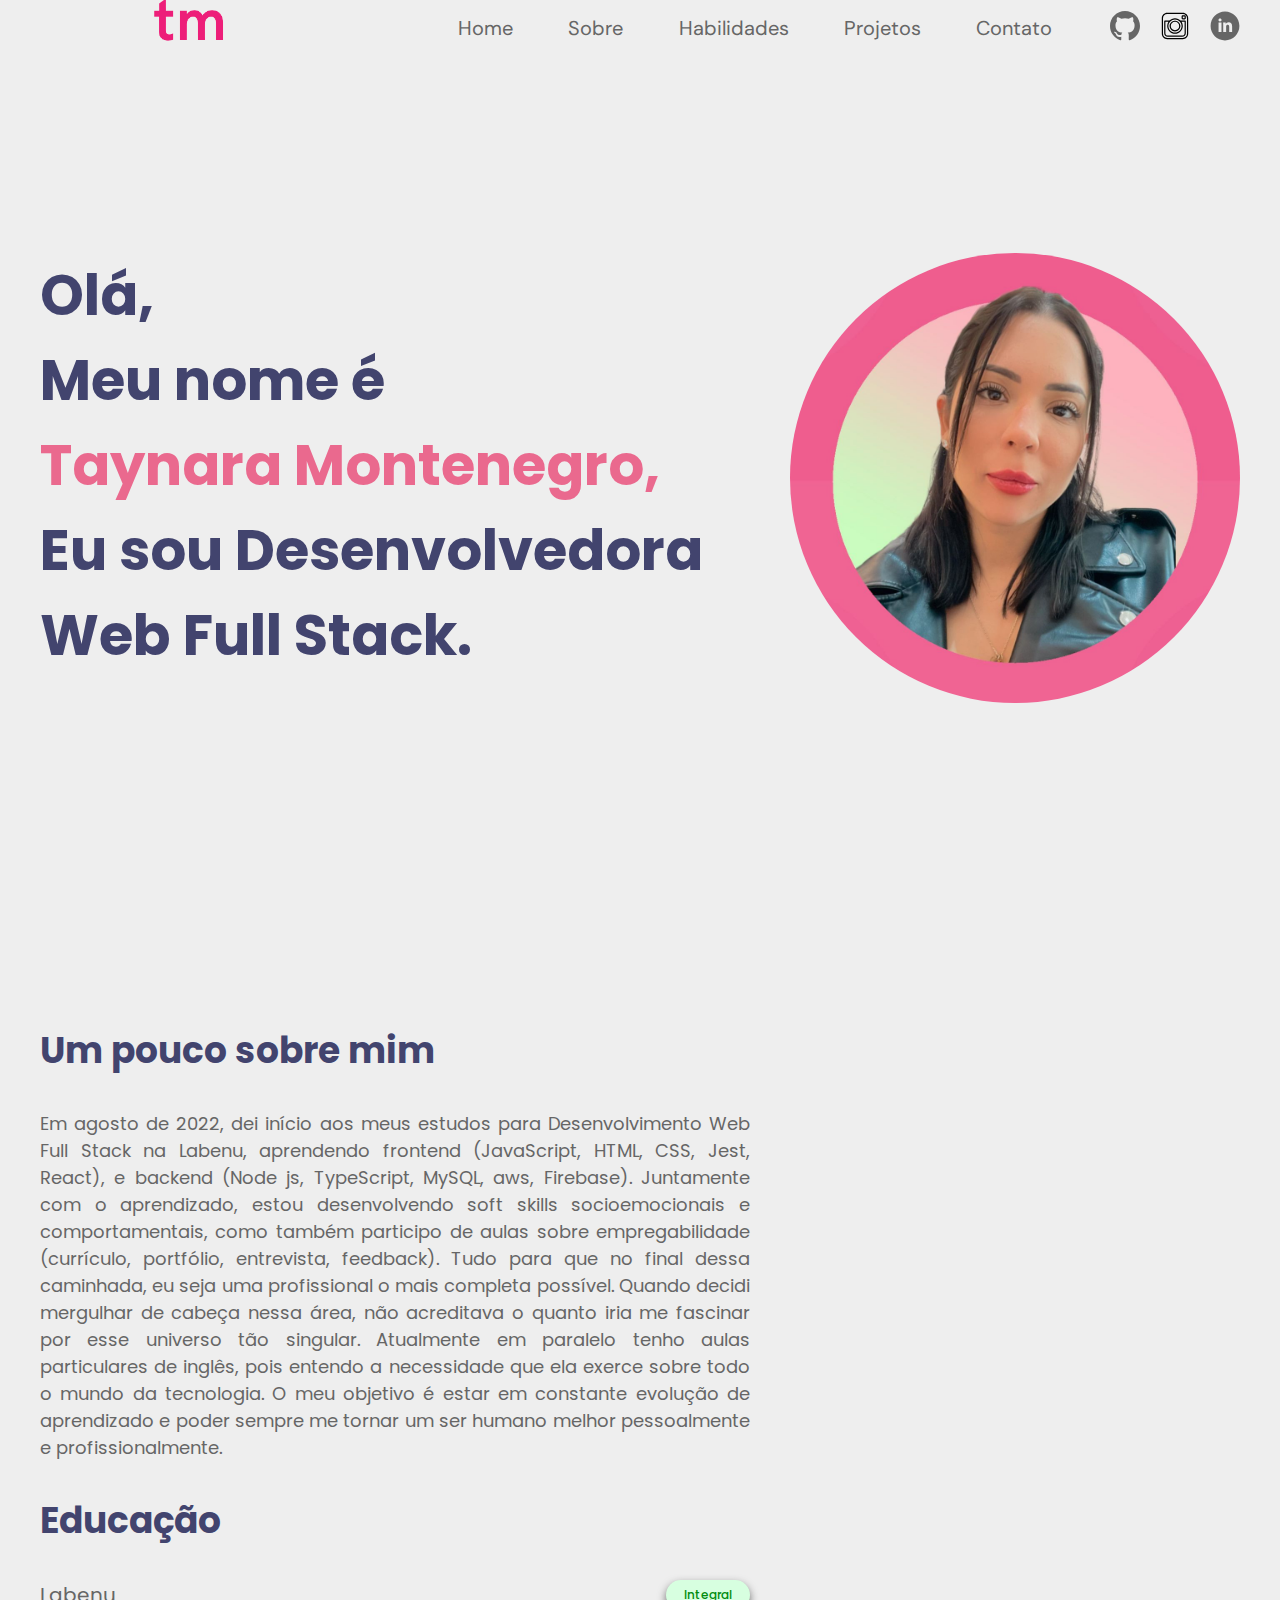
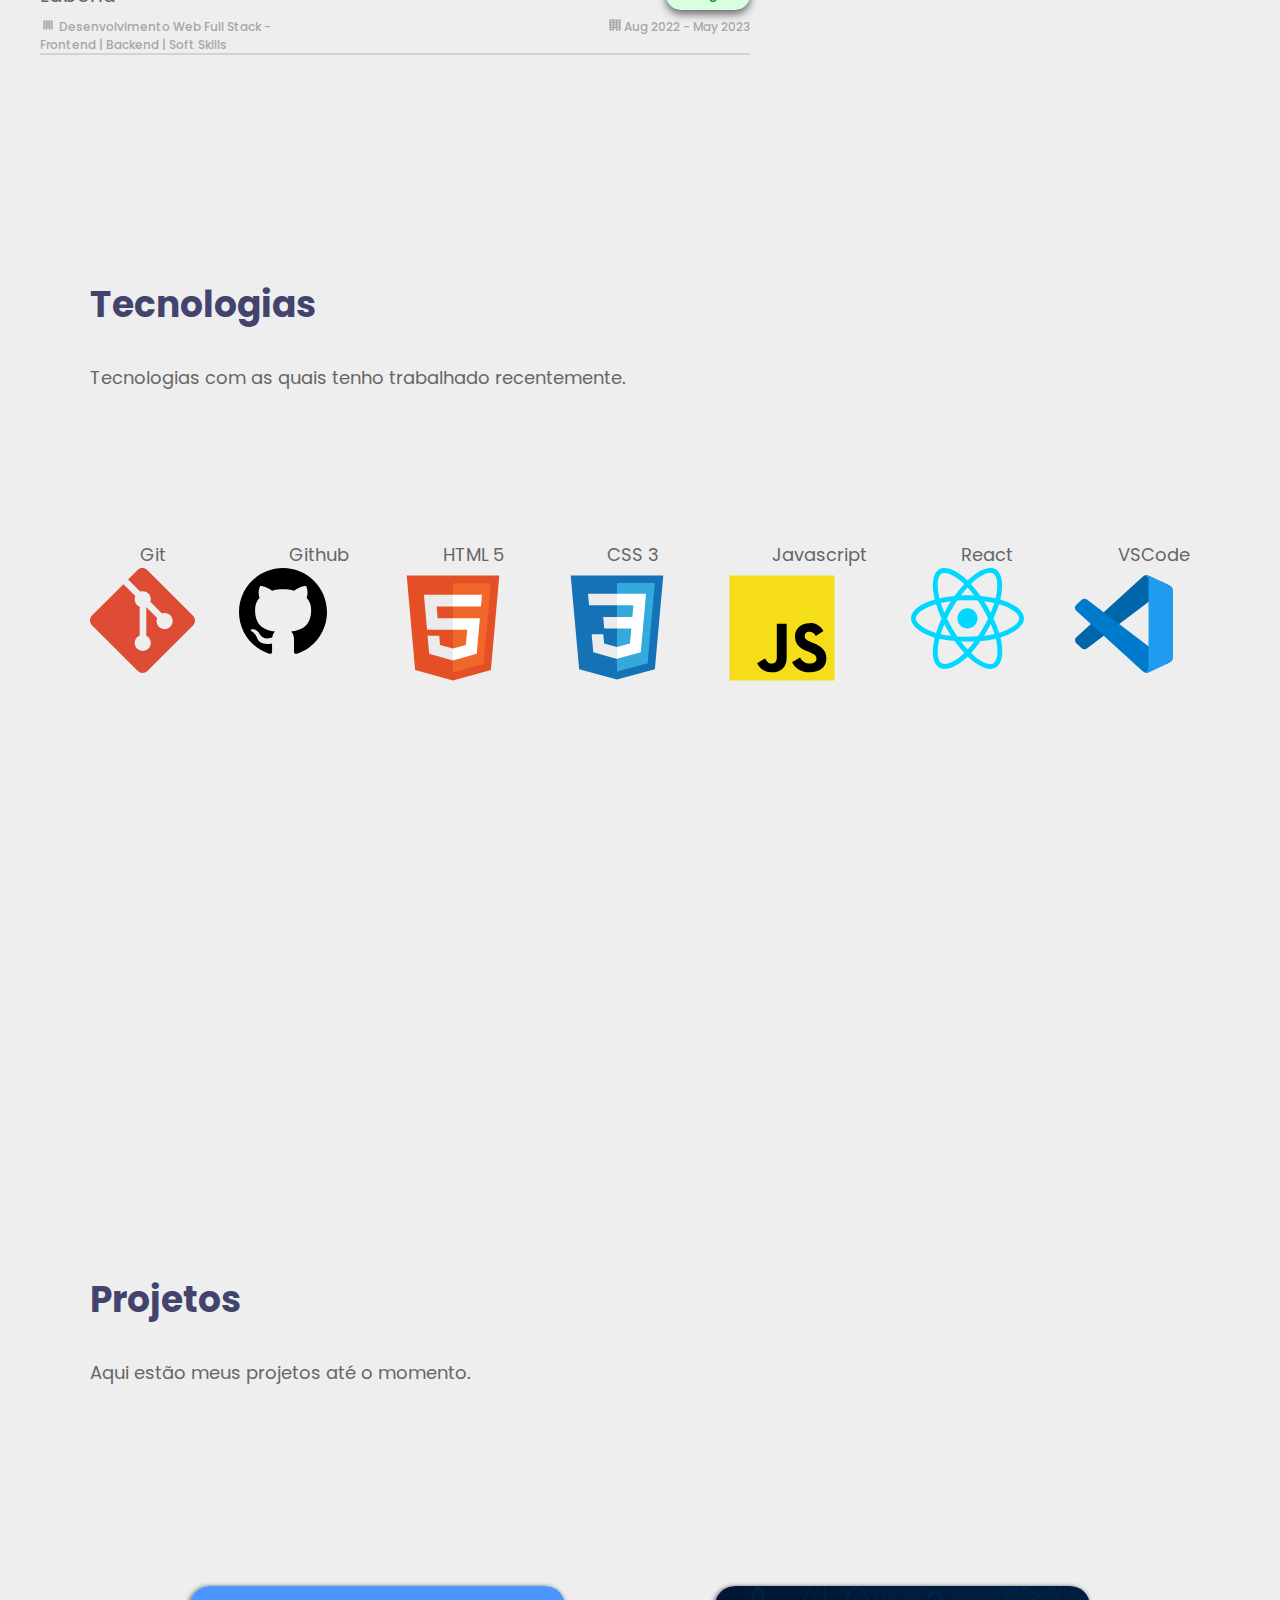
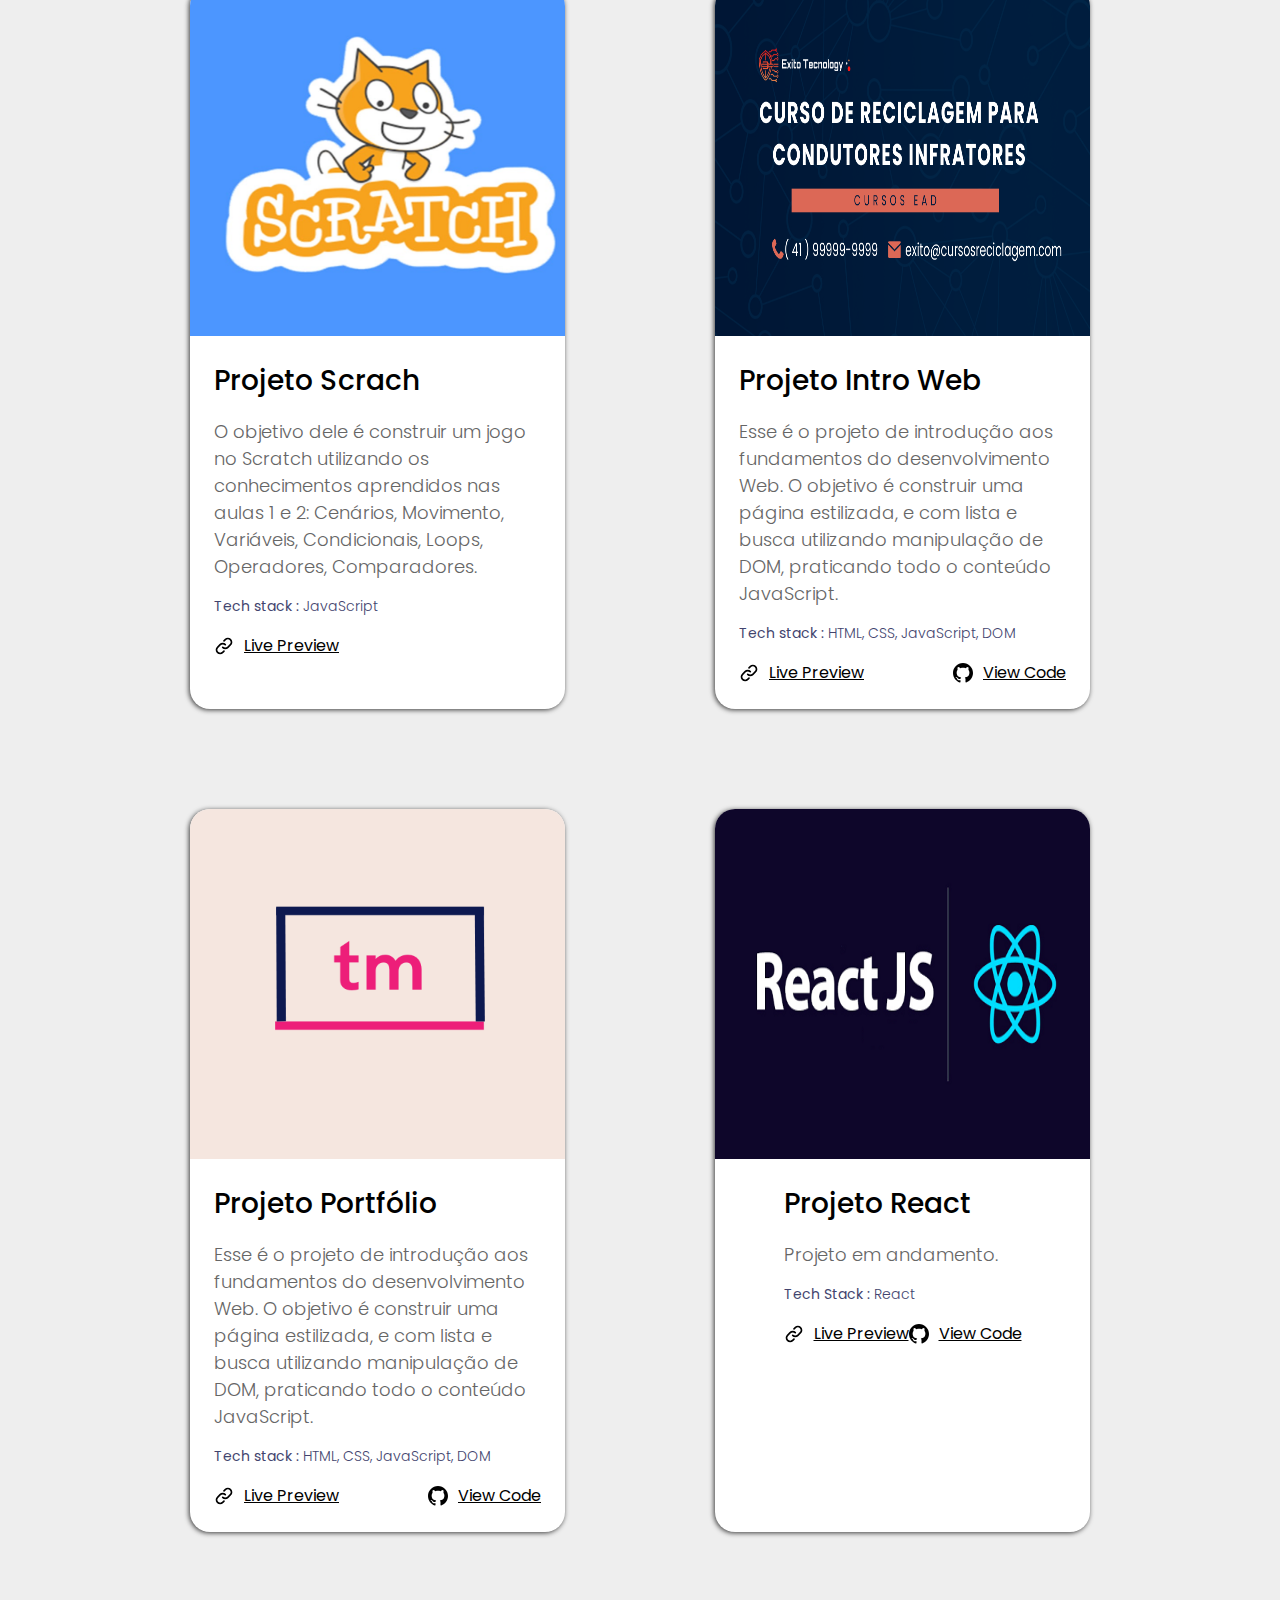
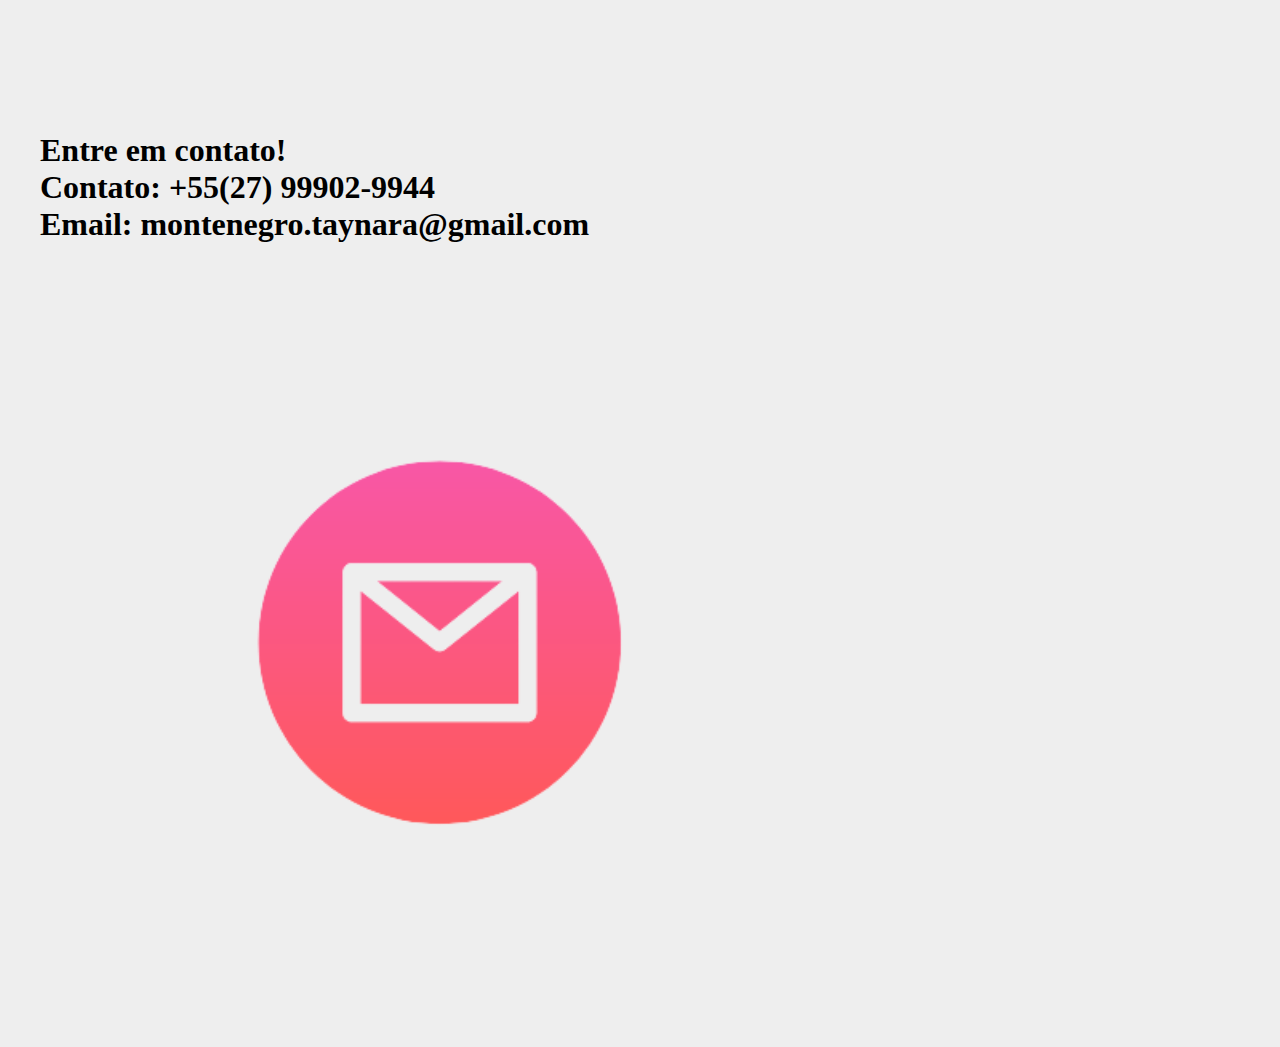
<file: index.html>
<!DOCTYPE html>
<html lang="en">
  <head>
    <meta charset="UTF-8" />
    <meta http-equiv="X-UA-Compatible" content="IE=edge" />
    <meta name="viewport" content="width=device-width, initial-scale=1.0" />

    <link rel="stylesheet" href="style.css" />

    <link rel="preconnect" href="https://fonts.googleapis.com" />
    <link rel="preconnect" href="https://fonts.gstatic.com" crossorigin />
    <link
      href="https://fonts.googleapis.com/css2?family=DM+Sans:wght@500&family=Poppins:wght@400;700&display=swap"
      rel="stylesheet"
    />
<!--------------------------------- HEADER ---------------------------->
    <title> Portfólio | Home </title>
  </head>
  <body>
    <div class="page-wrapper">
      <div class="header">
        <div class="nav-group-logo">
          <a href="#"> <img src="picture/2-removebg-preview.png"> </a>
        </div>

        <div class="nav-group-page-items">
          <a href="#main-home">Home</a>
          <a href="#main-about">Sobre</a>
          <a href="#main-stack">Habilidades</a>
          <a href="#main-projects">Projetos</a>
          <a href="#main-contact">Contato</a>
        </div>

        <div class="nav-group-social-icons">
          <a href="https://github.com/montenegrotay" target="_blank">
            <img src="icons/github.svg" alt="Github icon" />
          </a>

          <a href="https://instagram.com" target="_blank">
            <img src="icons/instagram.svg" alt="Instagram icon" width="30">
        </a>

          <a href="https://www.linkedin.com/in/taynaramontenegro/" target="_blank">
            <img src="icons/linkedin.svg" alt="Linkedin icon" />
          </a>
        </div>
      </div>
<!--------------------------------- HOME ---------------------------->
      <div class="main-home" id="main-home">
        <div class="section-home">
          <div class="section-home-item">
            <h1>
              Olá, <br />
              Meu nome é <br />
              <span class="my-name">Taynara Montenegro,</span> <br />
              Eu sou Desenvolvedora Web Full Stack.
            </h1>

            <img
              src="picture/image perfil copy.png"
              alt="Profile photo"
              class="profile-img"
              width="450"
            />
          </div>
        </div>
      </div>
<!--------------------------------- SOBRE ---------------------------->
      <div class="main-about" id="main-about">
        <div class="section-about">
            <div class="section-about-me">
                <h1>Um pouco sobre mim</h1>
                <p> Em agosto de 2022, dei início aos meus estudos para Desenvolvimento Web Full Stack na Labenu, aprendendo frontend (JavaScript, HTML, CSS, Jest, React), e backend (Node js, TypeScript, MySQL, aws, Firebase). Juntamente com o aprendizado, estou desenvolvendo soft skills socioemocionais e comportamentais, como também participo de aulas sobre empregabilidade (currículo, portfólio, entrevista, feedback). Tudo para que no final dessa caminhada, eu seja uma profissional o mais completa possível.
                    Quando decidi mergulhar de cabeça nessa área, não acreditava o quanto iria me fascinar por esse universo tão singular. Atualmente em paralelo tenho aulas particulares de inglês, pois entendo a necessidade que ela exerce sobre todo o mundo da tecnologia. O meu objetivo é estar em constante evolução de aprendizado e poder sempre me tornar um ser humano melhor pessoalmente e profissionalmente.
                </p>
            </div>

            <div class="section-about-work">
                <h1>Educação</h1>

                <div class="section-about-work-item">
                    <div class="section-about-work-item-header">
                        <h2>Labenu</h2>
                        <span class="section-about-time-tag">Integral</span>
                    </div>

                    <div class="section-about-work-item-content">
                        <span class="content-work">
                            <img src="icons/office.building.svg" alt="Office building icon">
                            Desenvolvimento Web Full Stack - Frontend | Backend | Soft Skills
                        </span>

                        <span class="content-data">
                            <img src="icons/calendar.svg" alt="Office building icon">
                            Aug 2022 - May 2023
                        </span>
                    </div>
                </div>
            </div>
        </div>
      </div>

<!--------------------------------- HABILIDADES ---------------------------->
      <div class="main-stack" id="main-stack">
        <div class="section-stack">
            <div class="section-stack-intro">
                <h1>Tecnologias</h1>
                <p> Tecnologias com as quais tenho trabalhado recentemente. </p>
            </div>

            <div class="section-stack-icons">
                <span>
                  <p>Git</p>
                  <img src="icons/git.svg" alt="Git icon">
                </span>

                <span>
                  <p>Github</p>
                  <img src="icons/githubicon.svg" alt="Github icon">
                </span>

                <span>
                    <p>HTML 5</p>
                    <img src="icons/html.svg" alt="HTML5 icon">
                </span>

                <span>
                    <p>CSS 3</p>
                    <img src="icons/css.svg" alt="CSS3 icon">
                </span>

                <span>
                    <p>Javascript</p>
                    <img src="icons/js.svg" alt="Javascript icon">
                </span>

                <span>
                    <p>React</p>
                    <img src="icons/react.svg" alt="React icon">
                </span>

                <span>
                    <p>VSCode</p>
                    <img src="icons/vscode.svg" alt="VSCode icon">
                </span>
            </div>
        </div>
      </div>
<!--------------------------------- PROJETOS ---------------------------->      
      <div class="main-projects" id="main-projects">
        <div class="section-projects">
            <div class="section-projects-intro">
                <h1>Projetos</h1>
                <p>Aqui estão meus projetos até o momento.</p>
            </div>

            <div class="section-projects-cards-container">
                <div class="project-card">
                    <img src="picture/scratchpng.jpeg" alt="Project photo" width="400" height="350">
                    <div class="project-card-content">
                        <h2>Projeto Scrach</h2>
                        <p>
                            O objetivo dele é construir um jogo no Scratch utilizando os conhecimentos aprendidos nas aulas 1 e 2: Cenários, Movimento, Variáveis, Condicionais, Loops, Operadores, Comparadores.
                        </p>
                        <p class="project-card-content-stacks">
                            <span>Tech stack :</span> JavaScript
                        </p>
                        <div class="project-card-links">
                            <a href="https://scratch.mit.edu/projects/723151556/">
                                <img src="icons/link-chair.svg" alt="Link icon">
                                Live Preview
                            </a>

                        </div>
                    </div>
                </div>

                <div class="project-card">
                    <img src="picture/curso de reciclagem para condutores infratores.png" alt="Project photo" width="650" height="350">
                    <div class="project-card-content">
                        <h2>Projeto Intro Web</h2>
                        <p>
                            Esse é o projeto de introdução aos fundamentos do desenvolvimento Web. O objetivo é construir uma página estilizada, e com lista e busca utilizando manipulação de DOM, praticando todo o conteúdo JavaScript.
                            
                        </p>
                        <p class="project-card-content-stacks">
                            <span>Tech stack :</span> HTML, CSS, JavaScript, DOM
                        </p>
                        <div class="project-card-links">
                            <a href="#">
                                <img src="icons/link-chair.svg" alt="Link icon">
                                Live Preview
                            </a>

                            <a href="https://github.com/montenegrotay/projeto-intro-web">
                                <img src="icons/githubsmall.svg" alt="Github icon">
                                View Code
                            </a>
                        </div>
                    </div>
                </div>

                <div class="project-card">
                    <img src="picture/tm copy.png" alt="Project photo" width="380" height="350">
                    <div class="project-card-content">
                        <h2>Projeto Portfólio</h2>
                        <p>
                            Esse é o projeto de introdução aos fundamentos do desenvolvimento Web. O objetivo é construir uma página estilizada, e com lista e busca utilizando manipulação de DOM, praticando todo o conteúdo JavaScript.
                            
                        </p>
                        <p class="project-card-content-stacks">
                            <span>Tech stack :</span> HTML, CSS, JavaScript, DOM
                        </p>
                        <div class="project-card-links">
                            <a href="#">
                                <img src="icons/link-chair.svg" alt="Link icon">
                                Live Preview
                            </a>

                            <a href="https://github.com/montenegrotay/portfolio">
                                <img src="icons/githubsmall.svg" alt="Github icon">
                                View Code
                            </a>
                        </div>
                    </div>
                </div>

                <div class="project-card">
                    <img src="picture/react.png" alt="Project photo" width="400" height="350">
                    <div class="project-card-content">
                        <h2>Projeto React</h2>
                        <p>
                            Projeto em andamento.
                        </p>
                        <p class="project-card-content-stacks">
                            <span>Tech Stack :</span> React
                        </p>
                        <div class="project-card-links">
                            <a href="#">
                                <img src="icons/link-chair.svg" alt="Link icon">
                                Live Preview
                            </a>

                            <a href="https://github.com/montenegrotay/projeto-intro-web">
                                <img src="icons/githubsmall.svg" alt="Github icon">
                                View Code
                            </a>
                        </div>
                    </div>
                </div>

            </div>
        </div>
      </div>
<!--------------------------------- CONTATO ----------------------------> 
      <div class="main-contact" id="main-contact">
        <div class="contact-home">
          <div class="contact-home-item">
            <h1>
              Entre em contato! </br>
              <span class="contato"> Contato: +55(27) 99902-9944</span> <br />
              <span class="email">Email: montenegro.taynara@gmail.com</span> <br />
            </h1>
          
            <img
              src="picture/Sem_nome__Logotipo_-removebg-preview.png"
              alt="Profile photo"
              class="contact-img"
              width="800"
            />
        </div>
      </div>
    </div>
  </body>
</html>
</file>
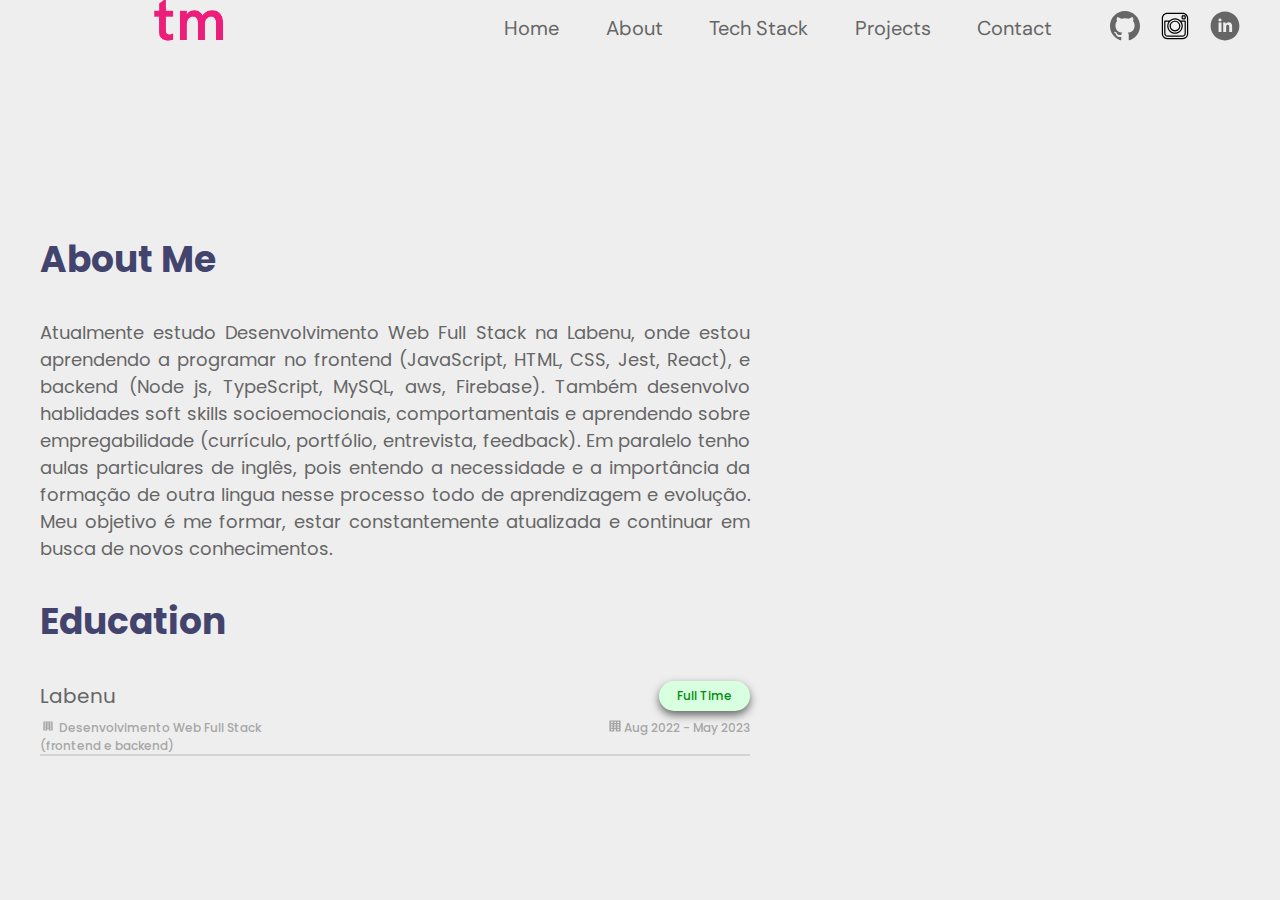
<file: about.html>
<!DOCTYPE html>
<html lang="en">
<head>
    <meta charset="UTF-8">
    <meta http-equiv="X-UA-Compatible" content="IE=edge">
    <meta name="viewport" content="width=device-width, initial-scale=1.0">

    <link rel="stylesheet" href="style.css">

    <link rel="preconnect" href="https://fonts.googleapis.com">
    <link rel="preconnect" href="https://fonts.gstatic.com" crossorigin>
    <link href="https://fonts.googleapis.com/css2?family=DM+Sans:wght@500&family=Poppins:wght@300;400;500;600;700&display=swap" rel="stylesheet">

    <title>Portfolio | About me</title>
</head>
<body>
    <div class="page-wrapper">
        <div class="header">
            <div class="nav-group-logo">
                <a href="#"><img src="picture/2-removebg-preview.png" alt="Logo"</a>
            </div>
            
            <div class="nav-group-page-items">
                <a href="index.html">Home</a>
                <a href="about.html">About</a>
                <a href="stack.html">Tech Stack</a>
                <a href="projects.html">Projects</a>
                <a href="#">Contact</a>
            </div>
            
            <div class="nav-group-social-icons">
                <a href="https://github.com" target="_blank">
                    <img src="icons/github.svg" alt="Github icon">
                </a>
    
                <a href="https://instagram.com" target="_blank">
                    <img src="icons/instagram.svg" alt="Instagram icon" width="30">
                </a>
                
                <a href="https://linkedin.com" target="_blank">
                    <img src="icons/linkedin.svg" alt="Linkedin icon">
                </a>
            </div>
        </div>
        
        <div class="main-about">
            <div class="section-about">
                <div class="section-about-me">
                    <h1>About Me</h1>
                    <p>Atualmente estudo Desenvolvimento Web Full Stack na Labenu, onde estou aprendendo a programar no frontend (JavaScript, HTML, CSS, Jest, React), e backend (Node js, TypeScript, MySQL, aws, Firebase). Também desenvolvo hablidades soft skills socioemocionais, comportamentais e aprendendo sobre empregabilidade (currículo, portfólio, entrevista, feedback). Em paralelo tenho aulas particulares de inglês, pois entendo a necessidade e a importância da formação de outra lingua nesse processo todo de aprendizagem e evolução.
                      Meu objetivo é me formar, estar constantemente atualizada e continuar em busca de novos conhecimentos.</p>
                </div>

                <div class="section-about-work">
                    <h1>Education</h1>

                    <div class="section-about-work-item">
                        <div class="section-about-work-item-header">
                            <h2>Labenu</h2>
                            <span class="section-about-time-tag">Full Time</span>
                        </div>

                        <div class="section-about-work-item-content">
                            <span class="content-work">
                                <img src="icons/office.building.svg" alt="Office building icon">
                                Desenvolvimento Web Full Stack (frontend e backend)
                            </span>

                            <span class="content-data">
                                <img src="icons/calendar.svg" alt="Office building icon">
                                Aug 2022 - May 2023
                            </span>
                        </div>
                    </div>
                </div>
            </div>
        </div>
    </div>
</body>
</html>
</file>
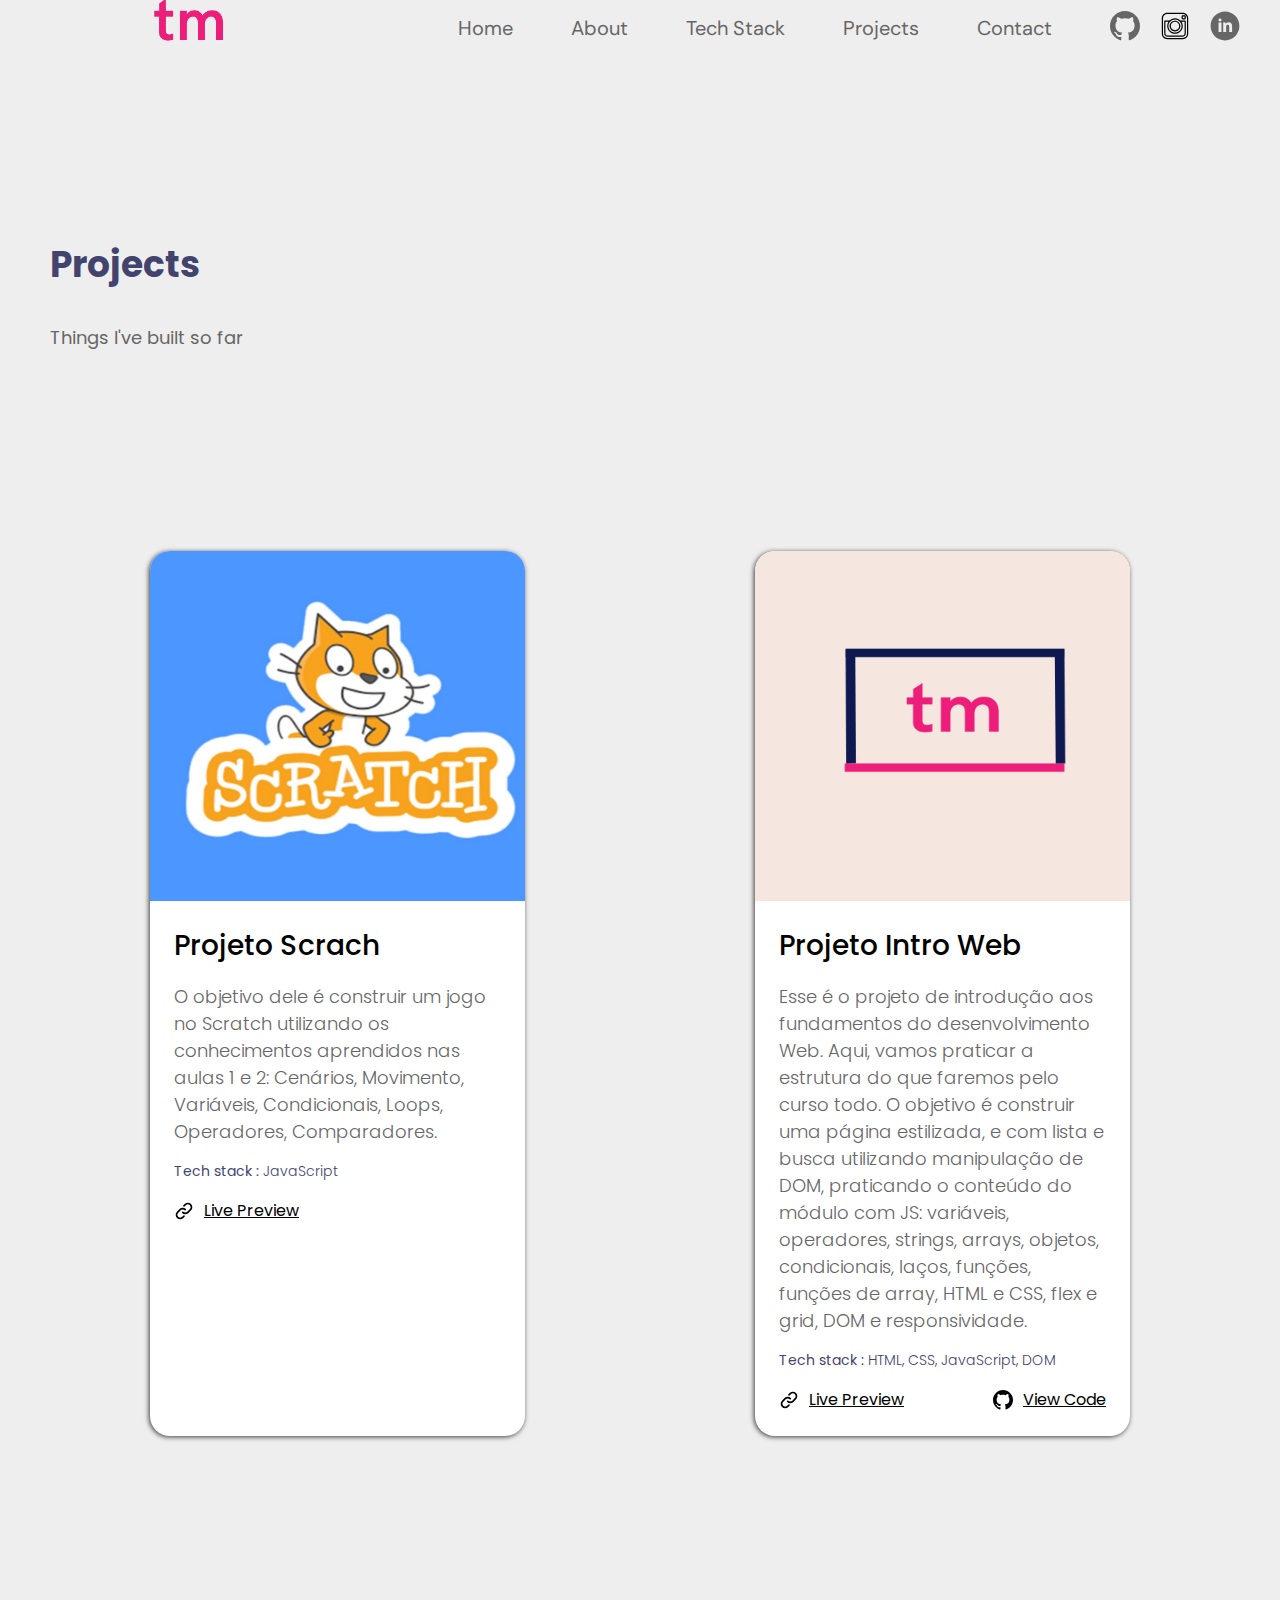
<file: projects.html>
<!DOCTYPE html>
<html lang="en">
  <head>
    <meta charset="UTF-8" />
    <meta http-equiv="X-UA-Compatible" content="IE=edge" />
    <meta name="viewport" content="width=device-width, initial-scale=1.0" />

    <link rel="stylesheet" href="style.css" />

    <link rel="preconnect" href="https://fonts.googleapis.com" />
    <link rel="preconnect" href="https://fonts.gstatic.com" crossorigin />
    <link
      href="https://fonts.googleapis.com/css2?family=DM+Sans:wght@500&family=Poppins:wght@400;700&display=swap"
      rel="stylesheet"
    />

    <title> Portfólio | Projects </title>
  </head>
<body>
    <div class="page-wrapper">
        <div class="header">
          <div class="nav-group-logo">
            <a href="#"> <img src="picture/2-removebg-preview.png"> </a>
          </div>
  
          <div class="nav-group-page-items">
            <a href="index.html">Home</a>
            <a href="about.html">About</a>
            <a href="stack.html">Tech Stack</a>
            <a href="projects.html">Projects</a>
            <a href="#">Contact</a>
          </div>
  
          <div class="nav-group-social-icons">
            <a href="https://github.com/montenegrotay" target="_blank">
              <img src="icons/github.svg" alt="Github icon" />
            </a>
  
            <a href="https://instagram.com" target="_blank">
                <img src="icons/instagram.svg" alt="Instagram icon" width="30">
            </a>
  
            <a href="https://www.linkedin.com/in/taynaramontenegro/" target="_blank">
              <img src="icons/linkedin.svg" alt="Linkedin icon" />
            </a>
          </div>
        </div>
    </div>

    <div class="main-projects">
        <div class="section-projects">
            <div class="section-projects-intro">
                <h1>Projects</h1>
                <p>Things I've built so far</p>
            </div>

            <div class="section-projects-cards-container">
                <div class="project-card">
                    <img src="picture/scratchpng.jpeg" alt="Project photo" width="400" height="350">
                    <div class="project-card-content">
                        <h2>Projeto Scrach</h2>
                        <p>
                            O objetivo dele é construir um jogo no Scratch utilizando os conhecimentos aprendidos nas aulas 1 e 2: Cenários, Movimento, Variáveis, Condicionais, Loops, Operadores, Comparadores.
                        </p>
                        <p class="project-card-content-stacks">
                            <span>Tech stack :</span> JavaScript
                        </p>
                        <div class="project-card-links">
                            <a href="https://scratch.mit.edu/projects/723151556/">
                                <img src="icons/link-chair.svg" alt="Link icon">
                                Live Preview
                            </a>

                        </div>
                    </div>
                </div>

                <div class="project-card">
                    <img src="picture/tm copy.png" alt="Project photo" width="400" height="350">
                    <div class="project-card-content">
                        <h2>Projeto Intro Web</h2>
                        <p>
                            Esse é o projeto de introdução aos fundamentos do desenvolvimento Web. Aqui, vamos praticar a estrutura do que faremos pelo curso todo. O objetivo é construir uma página estilizada, e com lista e busca utilizando manipulação de DOM, praticando o conteúdo do módulo com JS:
                            variáveis, operadores, strings, arrays, objetos, condicionais, laços, funções, funções de array, HTML e CSS, flex e grid, DOM e responsividade.
                        </p>
                        <p class="project-card-content-stacks">
                            <span>Tech stack :</span> HTML, CSS, JavaScript, DOM
                        </p>
                        <div class="project-card-links">
                            <a href="#">
                                <img src="icons/link-chair.svg" alt="Link icon">
                                Live Preview
                            </a>

                            <a href="https://github.com/montenegrotay/projeto-intro-web">
                                <img src="icons/githubsmall.svg" alt="Github icon">
                                View Code
                            </a>
                        </div>
                    </div>
                </div>

            </div>
        </div>
    </div>
</body>
</html>
</file>
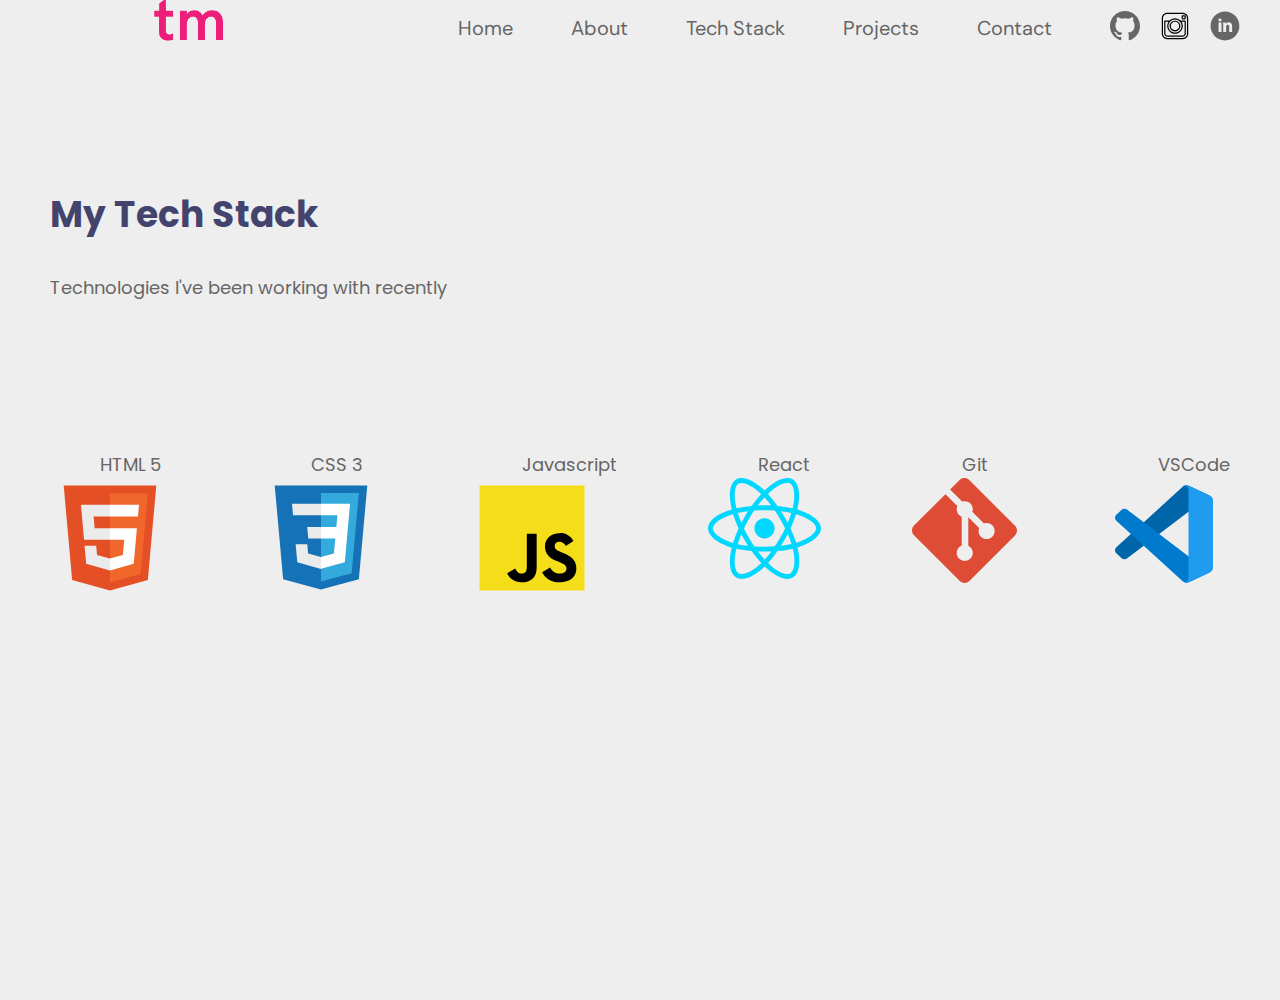
<file: stack.html>
<!DOCTYPE html>
<html lang="en">
  <head>
    <meta charset="UTF-8" />
    <meta http-equiv="X-UA-Compatible" content="IE=edge" />
    <meta name="viewport" content="width=device-width, initial-scale=1.0" />

    <link rel="stylesheet" href="style.css" />

    <link rel="preconnect" href="https://fonts.googleapis.com" />
    <link rel="preconnect" href="https://fonts.gstatic.com" crossorigin />
    <link
      href="https://fonts.googleapis.com/css2?family=DM+Sans:wght@500&family=Poppins:wght@400;700&display=swap"
      rel="stylesheet"
    />

    <title> Portfólio | Tech Stack </title>
  </head>
<body>
    <div class="page-wrapper">
        <div class="header">
          <div class="nav-group-logo">
            <a href="#"> <img src="picture/2-removebg-preview.png"> </a>
          </div>
  
          <div class="nav-group-page-items">
            <a href="index.html">Home</a>
            <a href="about.html">About</a>
            <a href="stack.html">Tech Stack</a>
            <a href="projects.html">Projects</a>
            <a href="#">Contact</a>
          </div>
  
          <div class="nav-group-social-icons">
            <a href="https://github.com/montenegrotay" target="_blank">
              <img src="icons/github.svg" alt="Github icon" />
            </a>
  
            <a href="https://instagram.com" target="_blank">
              <img src="icons/instagram.svg" alt="Instagram icon" width="30">
          </a>
  
            <a href="https://www.linkedin.com/in/taynaramontenegro/" target="_blank">
              <img src="icons/linkedin.svg" alt="Linkedin icon" />
            </a>
          </div>
        </div>
    </div>

    <div class="main-stack">
        <div class="section-stack">
            <div class="section-stack-intro">
                <h1>My Tech Stack</h1>
                <p> Technologies I've been working with recently</p>
            </div>

            <div class="section-stack-icons">
                <span>
                    <p>HTML 5</p>
                    <img src="icons/html.svg" alt="HTML5 icon">
                </span>

                <span>
                    <p>CSS 3</p>
                    <img src="icons/css.svg" alt="CSS3 icon">
                </span>

                <span>
                    <p>Javascript</p>
                    <img src="icons/js.svg" alt="Javascript icon">
                </span>

                <span>
                    <p>React</p>
                    <img src="icons/react.svg" alt="React icon">
                </span>

                <span>
                    <p>Git</p>
                    <img src="icons/git.svg" alt="Git icon">
                </span>

                <span>
                    <p>VSCode</p>
                    <img src="icons/vscode.svg" alt="VSCode icon">
                </span>
            </div>
        </div>
    </div>
</div>

</body>
</html>
</file>
<file: style.css>
/* ================== GLOBAL ================== */

* {
    margin: 0;
    padding: 0;
    box-sizing: border-box;
}

body {
    background-color: #eeeeee;
}

a {
    color: inherit;
    text-decoration: none;
}

.page-wrapper {
    width: 1200px;
    margin: 0 auto;
}

/* ================== HEADER ================== */

.header {
    color: #666666;
    display: flex;
    flex-direction: row;
    justify-content: flex-end;
    height: 55px;
}

.nav-group-logo {
    color: #cd23b3;
    font-style: italic;
    font-weight: bold;
    font-family: 'DM Sans', sans-serif;
    font-size: 40px;
    margin-right: auto;
    display: flex;
    align-items: center;
    justify-content: center;
}

.nav-group-logo img{
    width: 300px;
}

.nav-group-page-items {
    font-family: 'DM Sans', sans-serif;
    font-size: 20px;
    width: 610px;
    display: flex;
    align-items: center;
    justify-content: space-between;
    margin-right: 50px;
}

.nav-group-page-items a {
    padding: 4px 8px;
}

.nav-group-page-items a:hover {
    background-color: lightgrey;
}

.nav-group-social-icons {
    width: 130px;
    display: flex;
    align-items: center;
    justify-content: space-between;
}

/* ================== HOME (index.html) ================== */

.section-home {
    /* 100vh - tamanho header */
    min-height: calc(100vh - 55px); 
    display: flex;
    align-items: center;
}

.section-home-item {
    flex-grow: 1;

    font-family: 'Poppins', sans-serif;
    font-size: 28px;
    color: #42446e;
    display: flex;
    justify-content: space-between;
}

.my-name {
    color: #ea698e;
}

.profile-img {
    border-radius: 50%
}


/* ================== ABOUT ME (about.html) ================== */

.section-about {
    font-family: 'Poppins', sans-serif;
    /* 100vh - tamanho header */
    min-height: calc(100vh - 55px);
    width: 710px;
    display: flex;
    flex-direction: column;
    justify-content: center;
}

.section-about-work-item {
    height: 75px;
    border-bottom: 2px solid lightgray;
}

.section-about-work-item-header {
    display: flex;
    justify-content: space-between;
    padding-bottom: 8px;
}

.section-about-work-item-content {
    display: flex;
}

.section-about h1 {
    font-size: 36px;
    color: #42446e;
    margin: 32px 0;
}

.section-about h2 {
    font-size: 20px;
    font-weight: 400;
    color: #666666;
}

html body .section-about-time-tag { /* Just to add selector priority */
    color: #018c0f;
    background-color: #d7ffe0;
    border-radius: 20px;
    padding: 0 18px;

    display: flex;
    align-items: center;
    justify-content: center;

    box-shadow: 0px 4px 8px 0px rgba(102,102,102,1);
}

.section-about p {
    font-size: 18px;
    color: #666666;
    text-align: justify;
}

.section-about span {
    font-size: 12px;
    font-weight: 500;
    color: #a7a7a7;
}

.content-work {
    width: 250px;
}

.content-data {
    margin-left: auto;
}


/* ================== Tech Stack (stack.html) ================== */

.section-stack {
    font-family: 'Poppins', sans-serif;
    /* 100vh - tamanho header */
    min-height: calc(100vh - 55px);
    display: flex;
    flex-direction: column;
    margin-top: 100px;
}

.section-stack h1 {
    font-size: 36px;
    color: #42446e;
    margin: 32px 0;
    padding-left: 50px;
}

.section-stack p {
    font-size: 18px;
    color: #666666;
    padding-left: 50px;
}

.section-stack-icons {
    width: 100%;
    display: flex;
    justify-content: space-between;
    margin-top: 100px;
    padding: 50px;
}


/* ================== Projects (projects.html) ================== */

.section-projects {
    font-family: 'Poppins', sans-serif;
    /* 100vh - tamanho header */
    min-height: calc(100vh - 55px);
    display: flex;
    flex-direction: column;
    margin-top: 100px;
    padding-bottom: 50px;
}

.section-projects-intro {
    margin-bottom: 100px;
    margin: 50px;
}

.section-projects h1 {
    font-size: 36px;
    color: #42446e;
    margin: 32px 0;
}

.section-projects p {
    font-size: 18px;
    color: #666666;
}

.section-projects-cards-container {
    display: flex;
    justify-content: space-between;
    flex-wrap: wrap;
    margin: 100px;
}

.project-card {
    overflow: hidden;
    width: 375px;
    background-color: white;
    border-radius: 20px;
    margin-top: 48px;
    box-shadow: -1px 1px 5px 0px rgba(0,0,0,0.75);
    margin: 50px;
    justify-items: center;
}

.project-card-content {
    padding: 24px;
    padding-bottom: calc(24px - 7px);
    transform: translateY(-7px);
}

.project-card h2 {
    font-weight: 500;
    font-size: 28px;
    margin-bottom: 8px 0;
}

.project-card p {
    font-weight: 300;
    font-size: 18px;
    margin-top: 16px;
    margin-bottom: 16px;
}

.project-card-content .project-card-content-stacks {
    color: #42446e;
    font-weight: 300;
    font-size: 14px;
    margin-bottom: 16px;
}

.project-card-content-stacks span {
    font-weight: 400;
}

.project-card-links {
    font-size: 16px;
    font-weight: 400;
    color: black;
    text-decoration: underline;

    display: flex;
    justify-content: space-between;
    align-items: center;
}

.project-card-links a {
    display: flex;
    align-items: center;

}

.project-card-links a img {
    margin-right: 10px;
}
</file>
